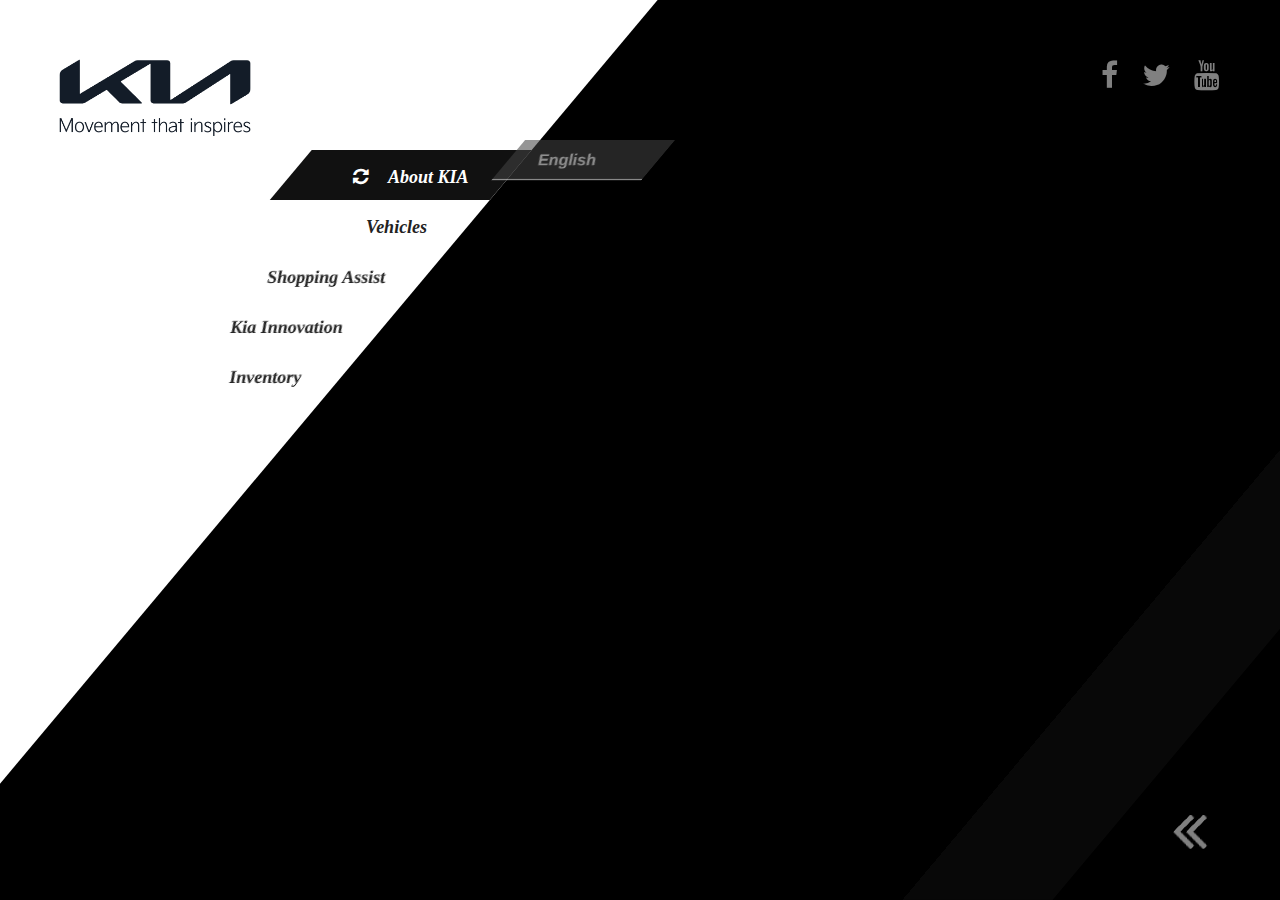
<file: KIA/index.html>
<!DOCTYPE html>
<html lang="en">
<head>
    <meta charset="UTF-8">
    <meta http-equiv="X-UA-Compatible" content="IE=chorme">
    <meta name="viewport" content="width=device-width, initial-scale=1.0">
    <title>Kia</title>
    <link href="http://maxcdn.bootstrapcdn.com/font-awesome/4.2.0/css/font-awesome.min.css" rel="stylesheet">
    <script type="text/javascript" src="js/prefixfree.min.js"></script>
    <style>
        /*    Reset CSS  */
        * { margin:0;  padding:0; }
        ol,ul { list-style: none; }
        a { outline:0; text-decoration:none; color:#bbb;}
        img { border:0;}
        body { position:fixed;  width:100%; height:100%; background:#111;}



        /*로고*/
        h1 { position:fixed; top:40px; left:40px; z-index:10;}
        h1 img { width:230px; height:auto;}
        header { width:700px; height:100%; position:fixed; top:0px; left:-420px; background:linear-gradient(-45deg); background-color: white; transform:skewX(-40deg); }

      /* 동영상 */
      * { box-sizing: border-box; }
         .video-background {
            background: #000;
            position: fixed;
            top: 0; right: 0; bottom: 0; left: 0;
            z-index: -99;
         }
         .video-foreground,
         .video-background iframe {
            position: absolute;
            top: 0;
            left: 0;
            width: 100%;
            height: 100%;
            pointer-events: none;
         }
         @media (min-aspect-ratio: 16/9) {
         .video-foreground { height: 300%; top: -100%; }
         }
         @media (max-aspect-ratio: 16/9) {
         .video-foreground { width: 300%; left: -100%; }
         }

        /* 1depth*/
        #gnb {    width:220px; position:absolute; top:150px; right:0px;}
        #gnb>li {position:relative; }
        #gnb>li>a { display:block; width:220px; height:50px; font:bold 18px/3 play; color:#222; box-sizing:border-box; padding-right:40px; text-align:right;}
        #gnb>li.on>a { background:#111; color:#fff;}
        #gnb>li:hover>a { background:#111; color:#fff;}
        #gnb em { display:inline-block; transform:skewX(40deg)!important; }
        #gnb em i {    margin-right:20px;}

        /* 2depth */
        #gnb ul { position:absolute; left:0px;  top:0px; opacity:0; transition:all 0.4s;}
        #gnb>li:hover ul { opacity:0.8; left:205px; }
        #gnb ul a { display:block; width:150px; height:40px; background:#222; border-bottom:1px solid white; font:bold 16px/2.5 arial; color:#fff; box-sizing:border-box; padding-left:30px; margin-bottom:3px; transition:all 0.5s; }
        #gnb ul a:hover { background:white; color:#333; }
        #gnb>li.on ul { opacity:0.8; left:205px; top:-10px; }
        #gnb li.on ul a { background:#444; opacity:0.7; } 

        /* sns 버튼 모음*/
        #sns { position:fixed; top:60px; right:50px;}
        #sns li{display: inline; padding: 10px;}
        #sns li .fa{color: white;font-size: 30px; transform:scale(1);opacity: 0.5; transition: 0.3s;}
        #sns li .fa:hover{transform:scale(1.5) !important;opacity: 1;}

        /*애니메이션*/
        .btnContents i { font-size:60px; position:absolute; bottom:0px; right:0px; opacity:1; color: white;}
        .btnContents i:nth-child(1) { animation:ani linear 1.5s 0s infinite;}
        .btnContents i:nth-child(2) { animation:ani linear 1.5s 0.5s infinite;}
        .btnContents i:nth-child(3) { animation:ani linear 1.5s 1.0s infinite;}
        @keyframes ani {
        0% { right:0px; transform:sclae(1); opacity:0;}
        100% { right:100px; transform:scale(1.5); opacity:1;}
        }

      /* 텍스트 박스 */
      .txtBox { width:340px; height:280px; position:fixed; top:200px; right:70px; }
      .txt { position:absolute; top:200px; right:0px; font-size:34px; font-family:play; color:#bbb; letter-spacing:-2px;}
      .txt b { font:bold 34px arial; color:white;    margin-left:20px;}
      .tit { position:absolute; top:0px; right:0px; font-size:160px; color:white; font-family: 'Monoton', cursive; letter-spacing:-1px;}
      .tit em { font-size:50px; font-family:play; color:#fff;}

      /* contents 레이아웃 */
      #side { width:800px; height:100%; position:fixed; bottom:0px; right:-800px; background:#111; opacity:0.5; transform:skewX(-40deg); transition:all 0.5s;}
      #side:hover { right:-500px; opacity:0.8;}
      #side .con { width:400px; height:100%; position:absolute; left:150px; bottom:0px; background:#000;    box-sizing:border-box; padding:10px; transition:all  1s;}
      #side:hover .con { left:50px;}

      /* contents내 썸네일 */
      #side .con p { width: 300px; height:100px; position:absolute; left:50px;}
      #side .con p em { display:inline-block; font:bold 16px/1.7 arial; color:white; transform:skewX(40deg);}
      #side .con p img { width:300px; height:70px; opacity:0.3; transition:all 0.5s;  transform:skewX(40deg);}
      #side .con p img:hover { opacity:1;}
      #side .con p:nth-child(1) { bottom:270px; transform: translateX(200px); transition:all  0.4s;}
      #side .con p:nth-child(2) { bottom:160px; transform: translateX(200px); transition:all  0.8s;}
      #side .con p:nth-child(3) { bottom:50px; transform: translateX(200px); transition:all  1.2s;}
      #side:hover .con p { transform:translateX(0px);}   

      /* 자동롤링 버튼*/
      #side .btnContents { width:150px; height:50px; position:absolute;  bottom:40px; left:100px; color:white;   transform:skewX(40deg); }
      #side:hover .btnContents { left:700px;}   
      .btnContents i { font-size:60px; position:absolute; bottom:0px; right:0px; opacity:1;}
      .btnContents i:nth-child(1) { animation:ani linear 1.5s 0s infinite;}
      .btnContents i:nth-child(2) { animation:ani linear 1.5s 0.5s infinite;}
      .btnContents i:nth-child(3) { animation:ani linear 1.5s 1.0s infinite;}

      @keyframes ani {
      0% { right:0px; transform:sclae(1); opacity:0;}
      100% { right:100px; transform:scale(1.5); opacity:1;}
      }

      
    </style>
</head>

<body> 

    <!-- 배경동영상 -->
   <div class="video-background">

      <div class="video-foreground">
   
        <iframe src="https://www.youtube.com/embed/2b5GSVEptfo?controls=0&showinfo=0&rel=0&autoplay=1&mute=1&loop=1&playlist=2b5GSVEptfo" frameborder="0" allowfullscreen></iframe>
   
      </div>
   
     </div>
   
   <!-- 로고 -->
   <h1><img src="img/kialogo.png" /></h1>
   
   <!-- header -->
   <header>      
      <ul id="gnb">
         <li class="on">
            <a href="#"><em><i class="fa fa-refresh fa-spin"></i>About KIA</em></a>
            <ul>
               <li><a href="#"><em><b>English</b></em></a></li>            
            </ul>
         </li>
         <li>
            <a href="#"><em>Vehicles</em></a>            
            <ul>
               <li><a href="#"><em>Sedan</em></a></li>
               <li><a href="#"><em>RV</em></a></li>
               <li><a href="#"><em>Hybrid</em></a></li>
               <li><a href="#"><em>Electric</em></a></li>
            </ul>
         </li>
         <li>
            <a href="#"><em>Shopping Assist</em></a>
            <ul>
               <li><a href="#"><em>Test Drive</em></a></li>
               <li><a href="#"><em>Trade In</em></a></li>   
            </ul>
         </li>
         <li>
            <a href="#"><em>Kia Innovation</em></a>
            <ul>
               <li><a href="#"><em>EV & Hybrid</em></a></li>
               <li><a href="#"><em>Safety Tech</em></a></li>         
            </ul>
         </li>
         <li>            
            <a href="#"><em>Inventory</em></a>
            <ul>               
            </ul>
         </li>   
      </ul>
   </header>

    <!-- sns 버튼모음 -->
   <ul id="sns">
      <li><a href="#"><i class="fa fa-facebook"></i></a></li>
      <li><a href="#"><i class="fa fa-twitter"></i></a></li>
      <li><a href="#"><i class="fa fa-youtube"></i></a></li>
   </ul>
   
   <!-- 하단 컨텐츠박스 -->
   <section id="side">
      <div class="con">
         <p>
           <em>Event</em>
           <a href="#"><img src="img/summerevent.png" /></a>            
         </p>
         <p>
           <em>News & Notice</em>
           <a href="#"><img src="img/k9.png" /></a>            
         </p>
         <p>
           <em>Product Review</em>
           <a href="#"><img src="img/ev9.png" /></a>            
         </p>      
      </div>   
      <!-- 자동롤링 버튼 -->
      <div class="btnContents">
         <i class="fa fa-angle-double-left"></i>
         <i class="fa fa-angle-double-left"></i>  
         <i class="fa fa-angle-double-left"></i>
      </div>
    </section>
    
  <!-- Code injected by live-server -->
<script>
	// <![CDATA[  <-- For SVG support
	if ('WebSocket' in window) {
		(function () {
			function refreshCSS() {
				var sheets = [].slice.call(document.getElementsByTagName("link"));
				var head = document.getElementsByTagName("head")[0];
				for (var i = 0; i < sheets.length; ++i) {
					var elem = sheets[i];
					var parent = elem.parentElement || head;
					parent.removeChild(elem);
					var rel = elem.rel;
					if (elem.href && typeof rel != "string" || rel.length == 0 || rel.toLowerCase() == "stylesheet") {
						var url = elem.href.replace(/(&|\?)_cacheOverride=\d+/, '');
						elem.href = url + (url.indexOf('?') >= 0 ? '&' : '?') + '_cacheOverride=' + (new Date().valueOf());
					}
					parent.appendChild(elem);
				}
			}
			var protocol = window.location.protocol === 'http:' ? 'ws://' : 'wss://';
			var address = protocol + window.location.host + window.location.pathname + '/ws';
			var socket = new WebSocket(address);
			socket.onmessage = function (msg) {
				if (msg.data == 'reload') window.location.reload();
				else if (msg.data == 'refreshcss') refreshCSS();
			};
			if (sessionStorage && !sessionStorage.getItem('IsThisFirstTime_Log_From_LiveServer')) {
				console.log('Live reload enabled.');
				sessionStorage.setItem('IsThisFirstTime_Log_From_LiveServer', true);
			}
		})();
	}
	else {
		console.error('Upgrade your browser. This Browser is NOT supported WebSocket for Live-Reloading.');
	}
	// ]]>
</script>
</body>
  </html>
<!-- Code inject
</file>
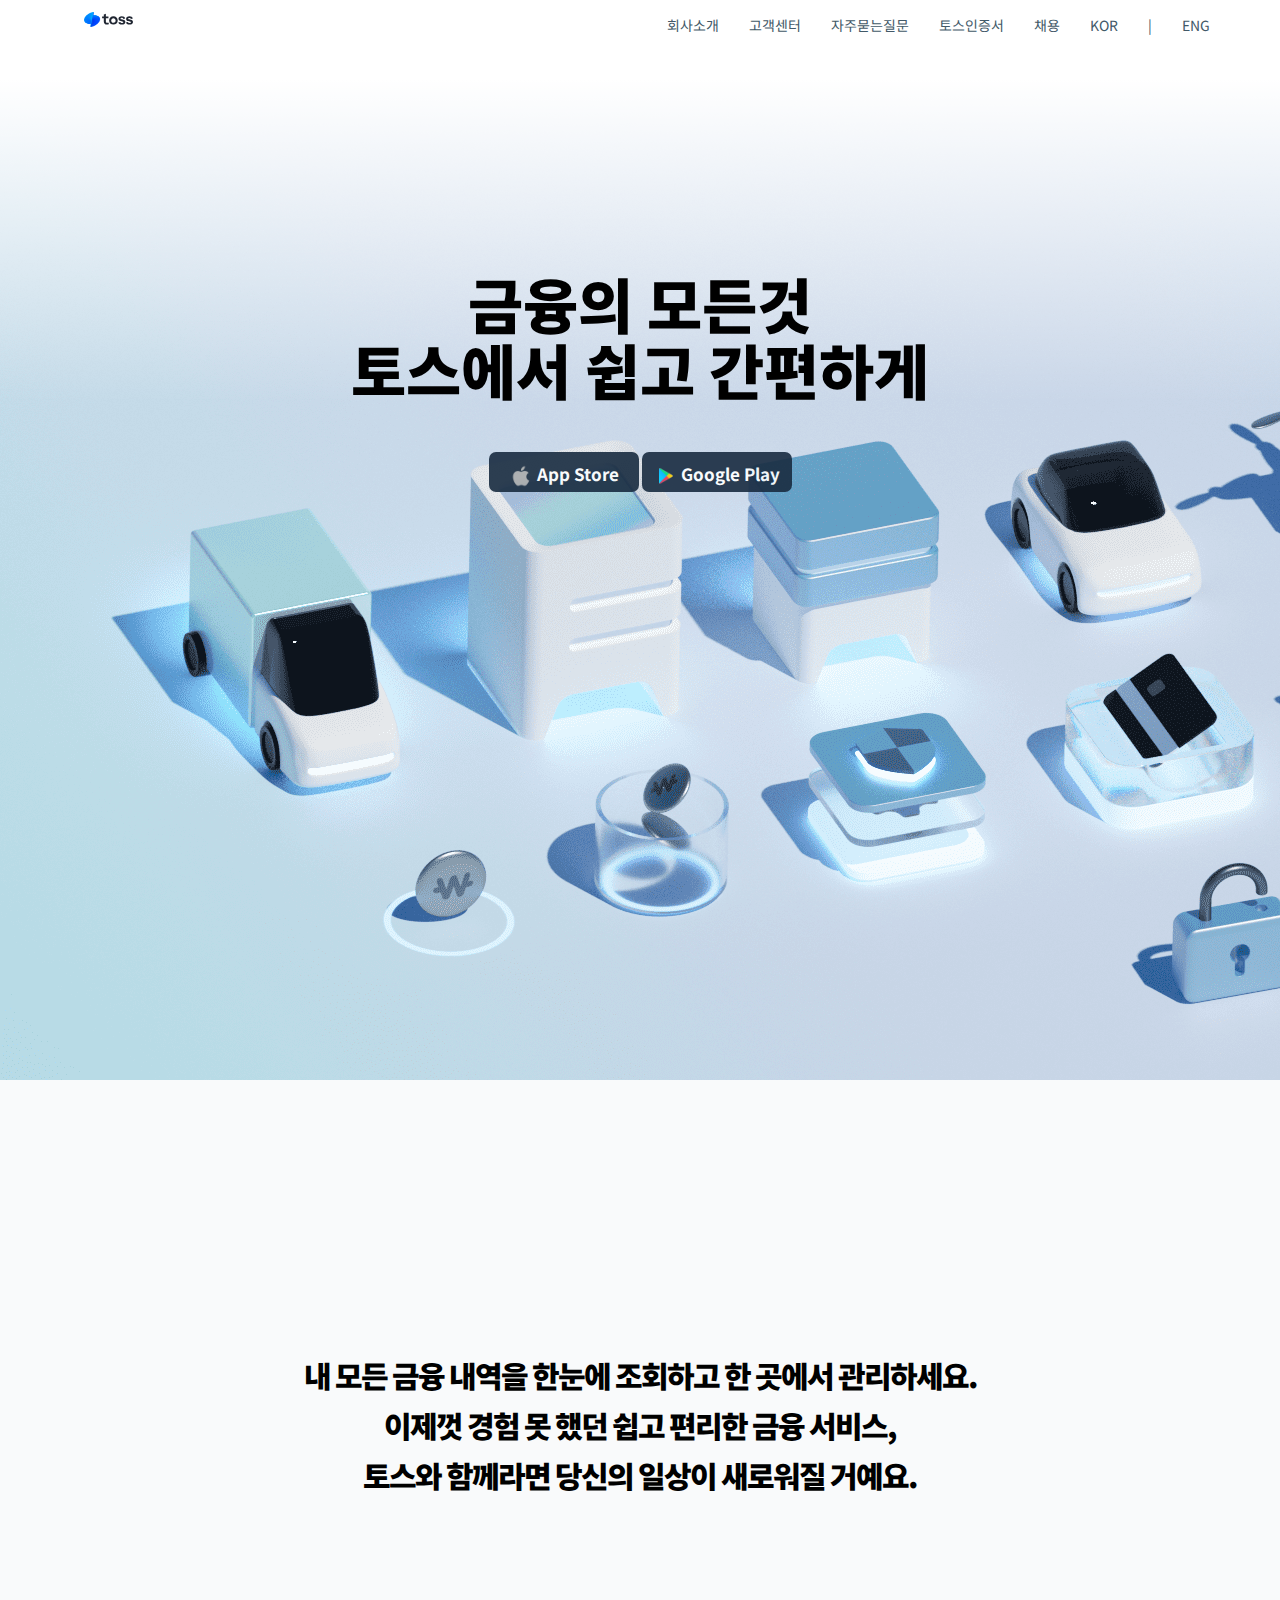
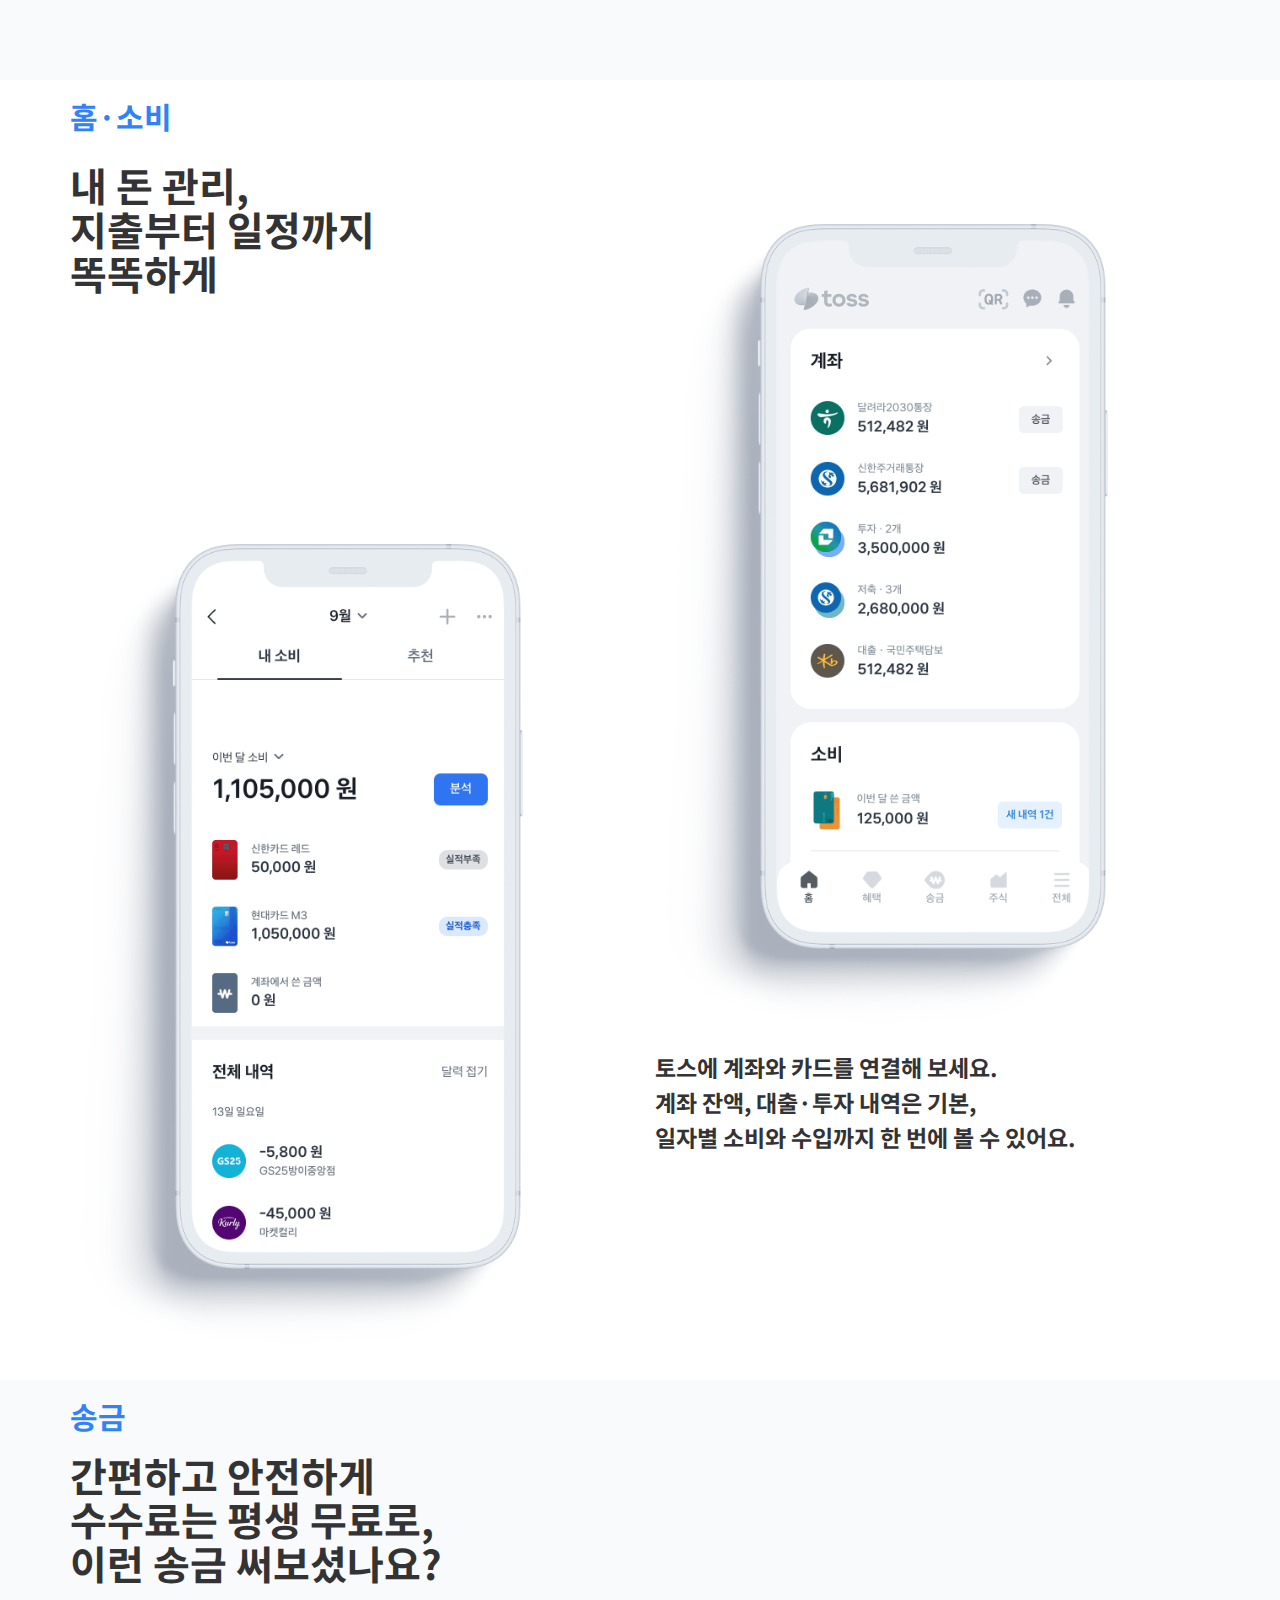
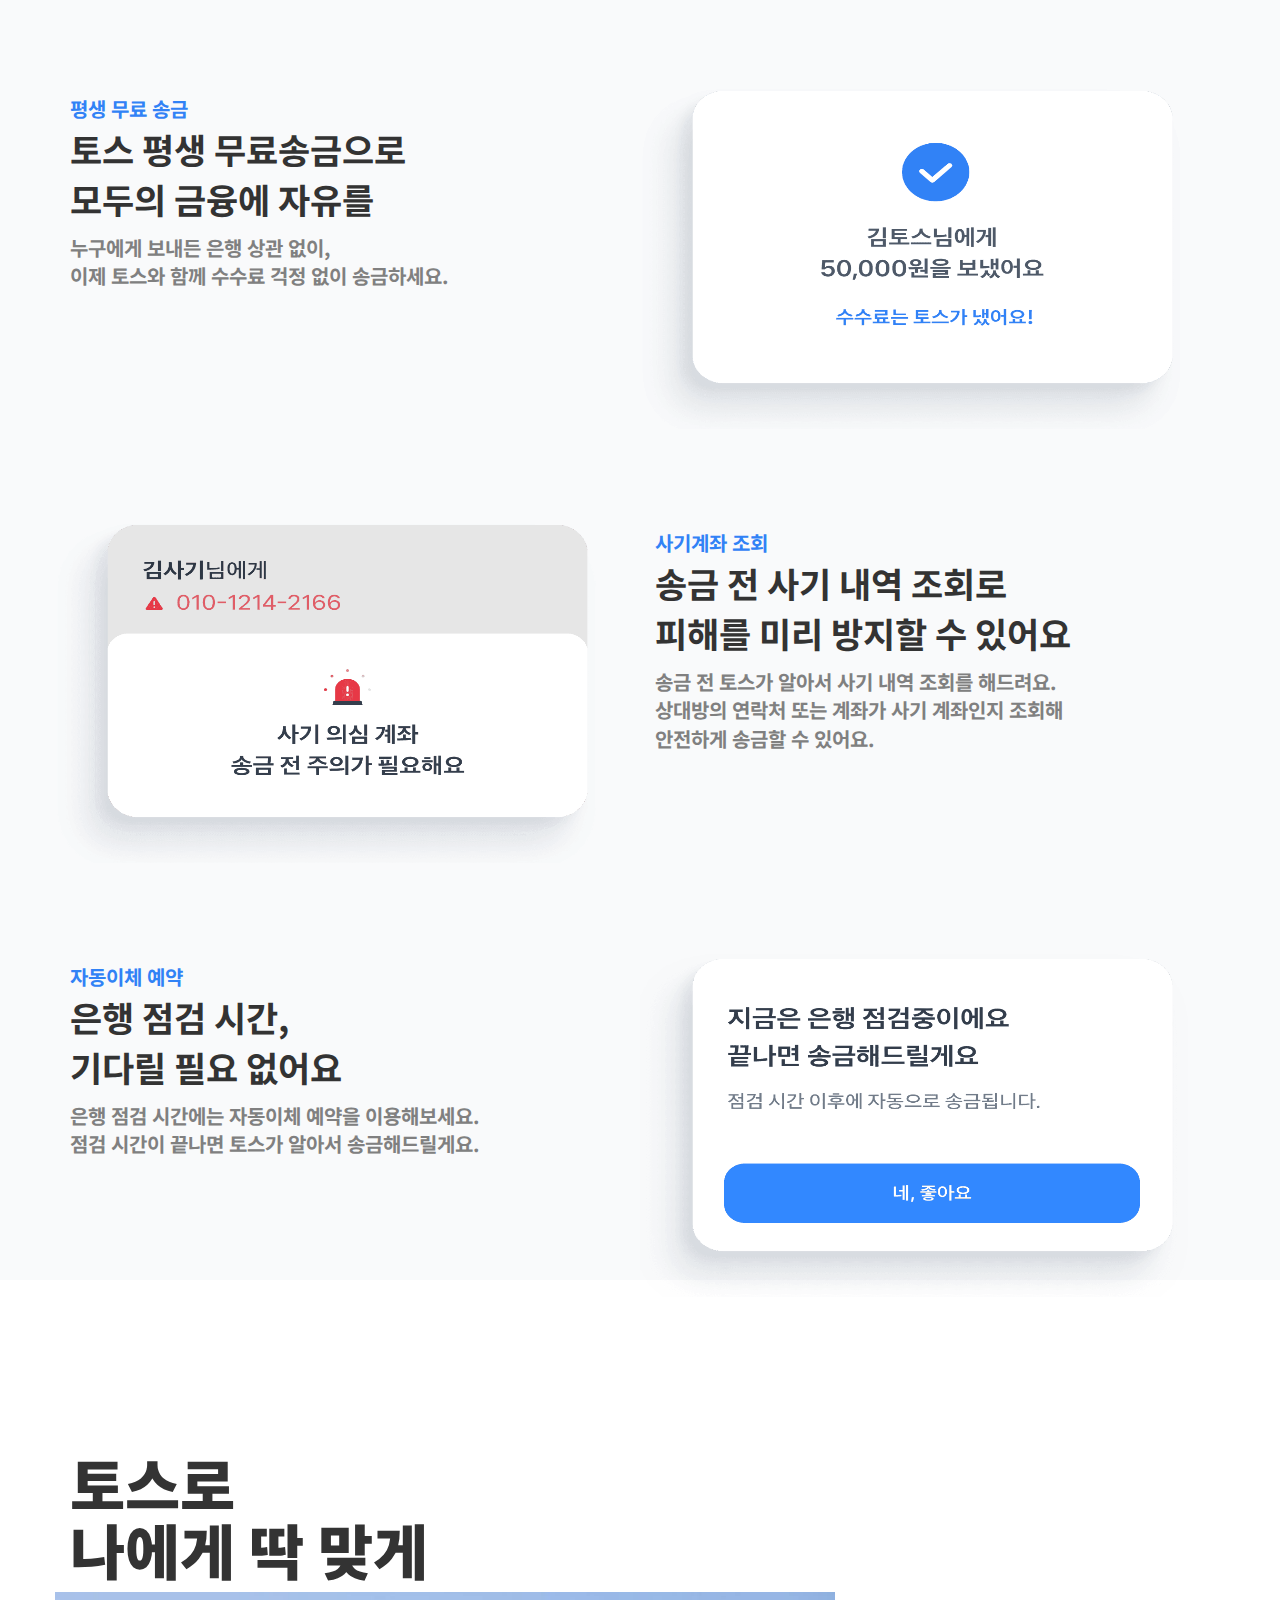
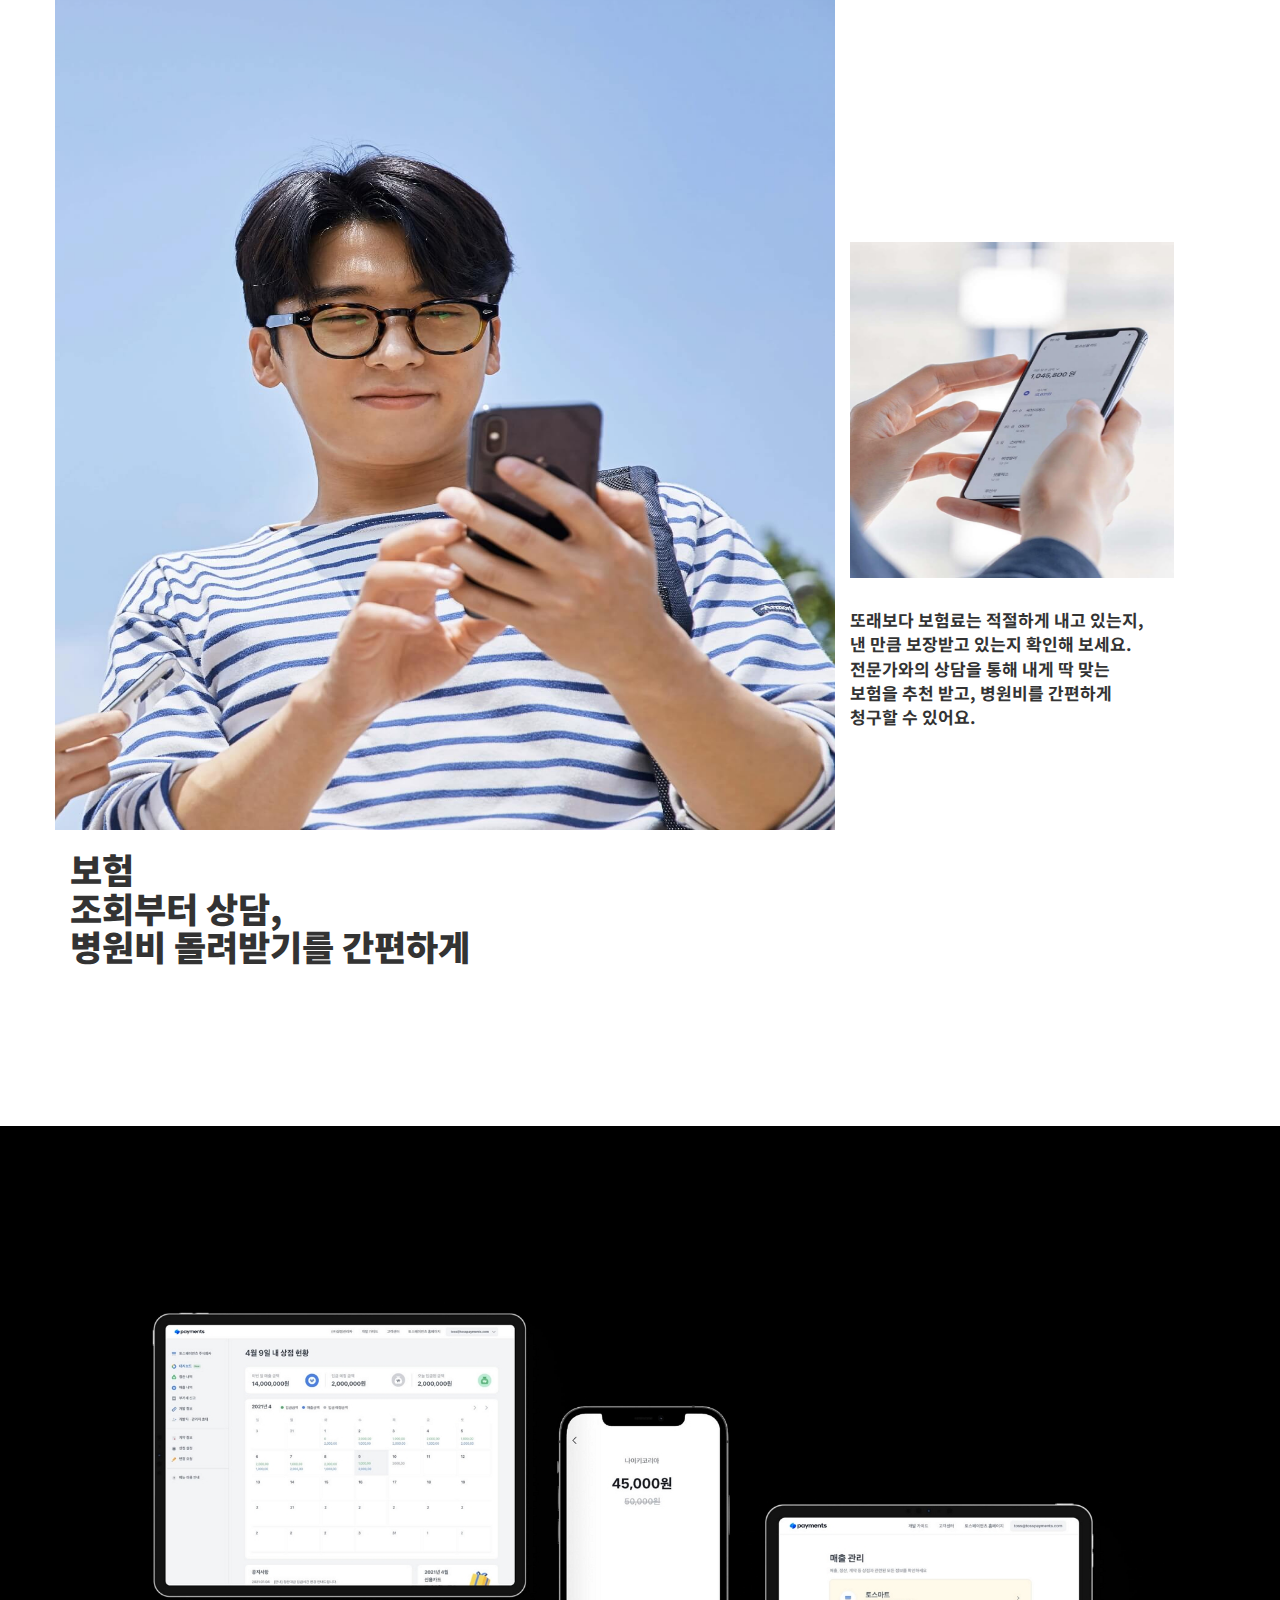
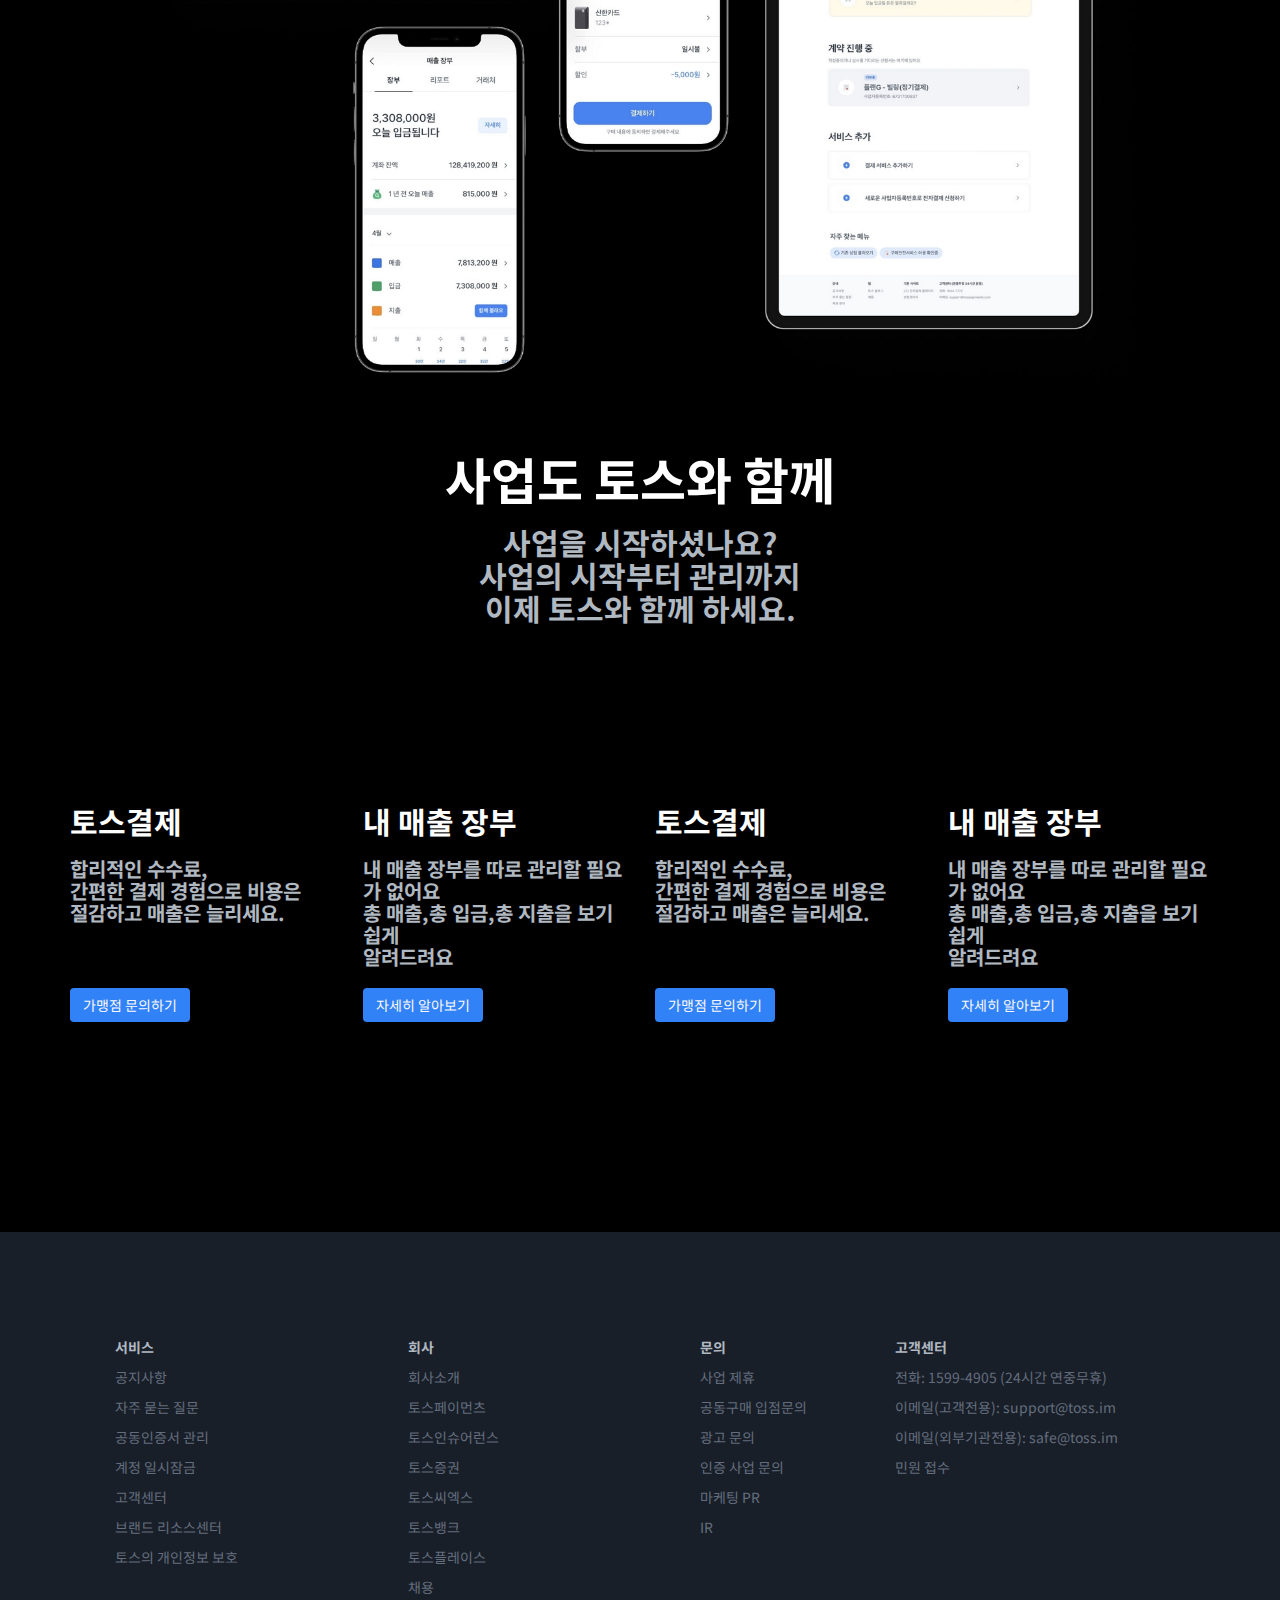
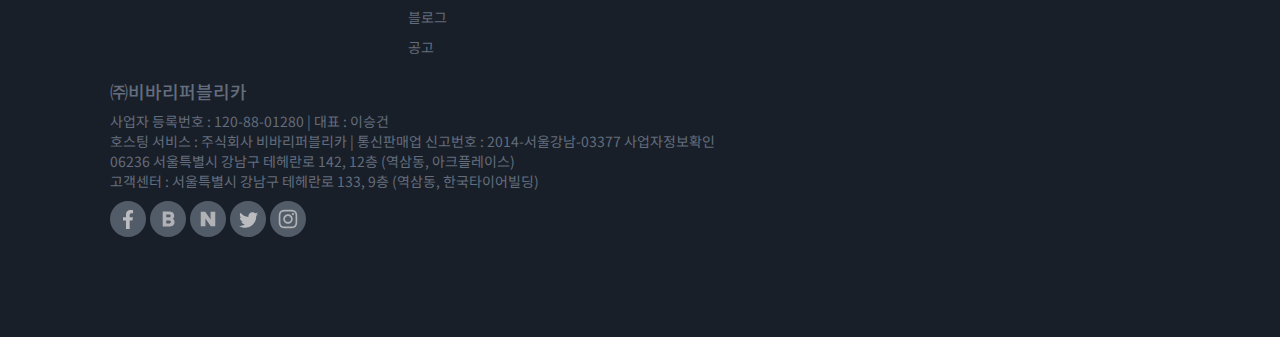
<file: toss/index.html>
<!DOCTYPE html>
<html lang="en">
<head>
    <meta charset="UTF-8">
    <meta http-equiv="X-UA-Compatible" content="IE=edge">
    <meta name="viewport" content="width=device-width, initial-scale=1.0">
    <title>토스</title>
    <link rel="icon" type="image/png" sizes="32x32" href="https://static.toss.im/tds/favicon/favicon-32x32.png"/>

    <link rel="stylesheet" href="https://maxcdn.bootstrapcdn.com/bootstrap/3.4.1/css/bootstrap.min.css">
    <script src="https://ajax.googleapis.com/ajax/libs/jquery/3.5.1/jquery.min.js"></script>
    <script src="https://maxcdn.bootstrapcdn.com/bootstrap/3.4.1/js/bootstrap.min.js"></script>
    <link rel="stylesheet" href="https://cdnjs.cloudflare.com/ajax/libs/animate.css/4.1.1/animate.min.css" />
   
    <link href="https://fonts.googleapis.com/css2?family=Gasoek+One&family=Nanum+Gothic&family=Noto+Sans+KR:wght@700&display=swap" rel="stylesheet">
    <link rel="stylesheet" href="css/style.css">

    <script>
        $(document).ready(function(){
            console.log($("#box2").offset().top);
            console.log($(document).height());
            console.log($("#box1").height());
            console.log($("#box2").height());    
            

            
            $(window).scroll(function(){
                console.log($(window).scrollTop());
                if($(window).scrollTop()>300){
                    $("#ani0").addClass("border1");
                }else{
                    $("#ani0").removeClass("border1");
                }
            });

            $(window).scroll(function(){
                console.log($(window).scrollTop());
                if($(window).scrollTop()>4000){
                    $("#ani1").addClass("animate__animated").addClass("animate__slideInLeft");
                }

               
            });
            $(window).scroll(function(){
                console.log($(window).scrollTop());
                if($(window).scrollTop()>4000){
                    $("#ani2").addClass("animate__animated").addClass("animate__slideInLeft");
                }

               
            });
            $(window).scroll(function(){
                console.log($(window).scrollTop());
                if($(window).scrollTop()>4200){
                    $("#ani3").addClass("animate__animated").addClass("animate__slideInRight");
                }

               
            });
       
            
        });
    </script>



</head>
<body>
    <!--navigation-->
    <nav id="ani0" class="navbar navbar-default navbar-fixed-top">
        <div  class="container">   
            <div class="navbar-header">
                <button type="button" class="navbar-toggle" data-toggle="collapse" data-target="#myNavbar">
                <span class="icon-bar"></span>
                <span class="icon-bar"></span>
                <span class="icon-bar"></span>
                </button>
                <a class="navbar-brand" href="#myPage">
                    <img src="img/logo.png" alt="로고">
                </a>
            </div>
            <div class="collapse navbar-collapse" id="myNavbar">
                <ul class="nav navbar-nav navbar-right">        
                    <li><a href="#" data-toggle="collapse" data-target=".navbar-collapse.in">회사소개</a></li>
                    <li><a href="#" data-toggle="collapse" data-target=".navbar-collapse.in">고객센터</a></li>
                    <li><a href="#" data-toggle="collapse" data-target=".navbar-collapse.in">자주묻는질문</a></li>        
                    <li><a href="#" data-toggle="collapse" data-target=".navbar-collapse.in">토스인증서</a></li>        
                    <li><a href="#" data-toggle="collapse" data-target=".navbar-collapse.in">채용</a></li>        
                    <li><a href="#" data-toggle="collapse" data-target=".navbar-collapse.in">KOR</a></li>
                    <li><a href="#">| </a></li>        
                    <li><a href="#" data-toggle="collapse" data-target=".navbar-collapse.in">ENG</a></li>        
                </ul>
            </div>
        </div>
    </nav>
    <!--navigation-->


    <!-- Main Image ------------------------------------------------->
    <div id="main" class="container-fluid">
        <h1>금융의 모든것<br>토스에서 쉽고 간편하게</h1>
        <div>
            <a href="#">
                <img src="img/applekorea.png" alt="apple korea"> App Store
            </a>

            <a href="#">
                <img src="img/googleplay.png" alt="google play"> Google Play
            </a>
            <!-- mobile 버튼 -->
            <a href="#">앱 다운로드</a>
        </div>
    </div>
    <!-- Main Image -->

    <!-- 캐치프레이즈 ------------------------------------------------>
    <div id="catch" class="container-fluid">
        <h2>
            내 모든 금융 내역을 한눈에 조회하고 한 곳에서 관리하세요.<br>
            이제껏 경험 못 했던 쉽고 편리한 금융 서비스,<br>
            토스와 함께라면 당신의 일상이 새로워질 거예요.<br>
        </h2>
        <!-- mobile text -->
        <h2 style="line-height: 35px !important;">
            내 모든 금융 내역을 한눈에<br> 조회하고 한 곳에서 관리하세요.<br>
            이제껏 경험 못 했던<br> 쉽고 편리한 금융 서비스,<br>
            토스와 함께라면<br> 당신의 일상이 새로워질 거예요.<br>
        </h2>
    </div>
    <!-- 캐치프레이즈.End -->

    <!-- 홈.소비 ---------------------------------------------------->
    <div id="home" class="container">
        <h2>홈·소비</h2>
        <div class="row">
            <div class="col-sm-6">
                <div id="box1">
                    <h3>
                        내 돈 관리,<br>
                        지출부터 일정까지<br>
                        똑똑하게<br>
                    </h3>
                </div>
                <div id="box2">
                    <img class="pic01" src="img/section1_1_home_02.png">
                    <img class="pic02" src="img/iPhone12_Clay_Shadow.png">                    
                </div>
            </div>
            <div class="col-sm-6">
                <div id="box3">
                    <img class="pic01" src="img/section1_1_home_01.png">
                    <img class="pic02" src="img/iPhone12_Clay_Shadow.png">
                </div>
                <div id="box4">
                    <h3>
                        토스에 계좌와 카드를 연결해 보세요.<br>
                        계좌 잔액, 대출·투자 내역은 기본,<br>
                        일자별 소비와 수입까지 한 번에 볼 수 있어요.
                    </h3>
                </div>
                
            </div>
        </div>

        
        
    </div>
    <!-- 홈.소비.End -->
    
    <!-- 송금 ------------------------------------------------------->
    <div id="send" class="container-fluid">
        <div id="box5" class="container">
            <h2 style="text-align: left !important;">
                송금
            </h2>
            <h3 style="text-align: left !important;">                
                간편하고 안전하게<br>
                수수료는 평생 무료로,<br>
                이런 송금 써보셨나요?<br>
            </h3>
        </div>
        <div id="box6" class="container">
            <div class="row">
                <div class="col-sm-6 comment">
                    <span>평생 무료 송금</span>
                    <p class="txt1">
                    토스 평생 무료송금으로<br>
                    모두의 금융에 자유를
                    </p>
                    <p class="txt2">    
                    누구에게 보내든 은행 상관 없이,<br>
                    이제 토스와 함께 수수료 걱정 없이 송금하세요.
                    </p>
                </div>
                <div class="col-sm-6">
                    <img class="pic03" src="img/section1_2_01.png" alt="수수료">
                </div>
            </div>
        </div>
        <div id="box7" class="container">
            <div class="row">
                <div class="col-sm-6">
                    <img class="pic03" src="img/section1_2_02.png" alt="송금전주의">
                </div>
                <div class="col-sm-6 comment">
                    <span>사기계좌 조회</span>
                    <p class="txt1">
                    송금 전 사기 내역 조회로<br>
                    피해를 미리 방지할 수 있어요
                    </p>
                    <p class="txt2">
                    송금 전 토스가 알아서 사기 내역 조회를 해드려요.<br>
                    상대방의 연락처 또는 계좌가 사기 계좌인지 조회해<br>
                    안전하게 송금할 수 있어요.
                    </p>
                </div>
            </div>
        </div>
        <div id="box8" class="container">
            <div class="row">
                <div class="col-sm-6 comment">
                    <span>자동이체 예약</span>
                    <p class="txt1">
                    은행 점검 시간,<br>
                    기다릴 필요 없어요
                    </p>
                    <p class="txt2">
                    은행 점검 시간에는 자동이체 예약을 이용해보세요.<br>
                    점검 시간이 끝나면 토스가 알아서 송금해드릴게요.
                    </p>
                </div>
                <div class="col-sm-6">
                    <img class="pic03" src="img/section1_2_03.png" alt="점검후자동송금">
                 </div>
            </div>
        </div>
    </div>
    <!-- 송금 mobile-->
    <div id="send_m" class="container-fluid">
        <div id="box9" class="container">
            <h2 style="text-align: left !important;">
                송금
            </h2>
            <h3 style="text-align: left !important;">                
                간편하고 안전하게<br>
                수수료는 평생 무료로,<br>
                이런 송금 써보셨나요?<br>
            </h3>
        </div>
        <div id="box10" class="container">
            <div class="row">
                <div class="col-sm-6 comment">
                    <span>평생 무료 송금</span>
                    <p class="txt1">
                    토스 평생 무료송금으로<br>
                    모두의 금융에 자유를
                    </p>
                    <p class="txt2">    
                    누구에게 보내든 은행 상관 없이,<br>
                    이제 토스와 함께 수수료 걱정 없이 송금하세요.
                    </p>
                </div>
                <div class="col-sm-6">
                    <img class="pic03" src="img/section1_2_01.png" alt="수수료">
                </div>
            </div>
        </div>
        <div id="box11" class="container">
            <div class="row">
                <div class="col-sm-6 comment">
                    <span>사기계좌 조회</span>
                    <p class="txt1">
                    송금 전 사기 내역 조회로<br>
                    피해를 미리 방지할 수 있어요
                    </p>
                    <p class="txt2">
                    송금 전 토스가 알아서 사기 내역 조회를 해드려요.<br>
                    상대방의 연락처 또는 계좌가 사기 계좌인지 조회해<br>
                    안전하게 송금할 수 있어요.
                    </p>
                </div>
                <div class="col-sm-6">
                    <img class="pic03" src="img/section1_2_02.png" alt="송금전주의">
                </div>
            </div>
        </div>
        <div id="box12" class="container">
            <div class="row">
                <div class="col-sm-6 comment">
                    <span>자동이체 예약</span>
                    <p class="txt1">
                    은행 점검 시간,<br>
                    기다릴 필요 없어요
                    </p>
                    <p class="txt2">
                    은행 점검 시간에는 자동이체 예약을 이용해보세요.<br>
                    점검 시간이 끝나면 토스가 알아서 송금해드릴게요.
                    </p>
                </div>
                <div class="col-sm-6">
                    <img class="pic03" src="img/section1_2_03.png" alt="점검후자동송금">
                 </div>
            </div>
        </div>
    </div>
    <!-- 송금.End -->

    <!-- BESPOKE ---------------------------------------------------->
    <div id="bespoke" class="container">
        <div>
            <h1>
                토스로<br>
                나에게 딱 맞게
            </h1>
        </div>
        <div class="row pc">
            <div id="ani1" class="col-sm-8">
                <img class="pic04" src="img/section2_2_insu_01.jpg" alt="보험1">
            </div>
            <div id="ani3" class="col-sm-4" style="padding-top: 250px;">                
                <img class="pic05" src="img/section2_2_insu_02.jpg" alt="보험2">
                <p>
                    또래보다 보험료는 적절하게 내고 있는지, <br>
                    낸 만큼 보장받고 있는지 확인해 보세요. <br>
                    전문가와의 상담을 통해 내게 딱 맞는 <br>
                    보험을 추천 받고, 병원비를 간편하게 <br>
                    청구할 수 있어요.
                </p>               
            </div>
        </div>        
        <div id="ani2">
            <h2>
                보험<br>
                조회부터 상담,<br>
                병원비 돌려받기를 간편하게
            </h2>
        </div>
    </div>
    <!-- bespoke mobile -->
    <div id="bespoke_m" class="container" style="padding: 50px 10px;">
        <div>
            <h1>
                토스로<br>
                나에게 딱 맞게
            </h1>
        </div>
        <div>
            <div class="content">
                <img src="img/section2_2_insu_01.jpg" alt="보험1" width="100%">
                    <h2 style="font-size: 25px;">
                        보험<br>
                        조회부터 상담,<br>
                        병원비 돌려받기를 간편하게
                    </h2>                 
            </div>
        </div>
        <div>
            <div class="content" style="float:right;"> 
                <img src="img/section2_2_insu_02.jpg" alt="보험2" width="100%">
                <p style="font-size: 15px;font-weight: bold;">
                    또래보다 보험료는 적절하게 내고 있는지, <br>
                    낸 만큼 보장받고 있는지 확인해 보세요. <br>
                    전문가와의 상담을 통해 내게 딱 맞는 <br>
                    보험을 추천 받고, 병원비를 간편하게 <br>
                    청구할 수 있어요.
                </p> 
            </div>
        </div>
        

    </div>
    <!-- BESPOKE -->

    <!-- BUSINESS ------------------------------------------------------------------>
    <div id="business" class="container-fluid">
        <img class="pic06" src="img/section4_device.jpg" alt="device">
        <div class="container text-center">
            <h1>사업도 토스와 함께</h1>
            <h2>
                사업을 시작하셨나요?<br>
                사업의 시작부터 관리까지<br>
                이제 토스와 함께 하세요.<br>
            </h2>
        </div>
        <div class="container">
            <div class="row">
                <div class="col-sm-3">
                    <h2>토스결제</h2>
                    <h3>
                        합리적인 수수료,<br>
                        간편한 결제 경험으로 비용은<br>
                        절감하고 매출은 늘리세요.
                    </h3>
                    <p>
                        <a href="#" class="btn">가맹점 문의하기</a>
                    </p>
                </div>
                <div class="col-sm-3">
                    <h2>내 매출 장부</h2>
                    <h3>
                        내 매출 장부를 따로 관리할 필요가 없어요<br>
                        총 매출,총 입금,총 지출을 보기 쉽게<br>
                        알려드려요
                    </h3>
                    <p>
                        <a href="#" class="btn">자세히 알아보기</a>
                    </p>
                </div>
                <div class="col-sm-3">
                    <h2>토스결제</h2>
                    <h3>
                        합리적인 수수료,<br>
                        간편한 결제 경험으로 비용은<br>
                        절감하고 매출은 늘리세요.
                    </h3>
                    <p>
                        <a href="#" class="btn">가맹점 문의하기</a>
                    </p>
                </div>
                <div class="col-sm-3">
                    <h2>내 매출 장부</h2>
                    <h3>
                        내 매출 장부를 따로 관리할 필요가 없어요<br>
                        총 매출,총 입금,총 지출을 보기 쉽게<br>
                        알려드려요
                    </h3>
                    <p>
                        <a href="#" class="btn">자세히 알아보기</a>
                    </p>
                </div>
            </div>
        </div>
        
        
    </div>
    <!-- BUSINESS.End -->


    <!-- footer -------------------------------------------------------------------->
    <footer>
        <div class="container">
            <div class="row">
                <div class="col-sm-3">
                    <ul>
                        <li>서비스</li>
                        <li>공지사항</li>
                        <li>자주 묻는 질문</li>
                        <li>공동인증서 관리</li>
                        <li>계정 일시잠금</li>
                        <li>고객센터</li>
                        <li>브랜드 리소스센터</li>
                        <li>토스의 개인정보 보호</li>
                    </ul>
                </div>
                <div class="col-sm-3">
                    <ul>
                        <li>회사</li>
                        <li>회사소개</li>
                        <li>토스페이먼츠</li>
                        <li>토스인슈어런스</li>
                        <li>토스증권</li>
                        <li>토스씨엑스</li>
                        <li>토스뱅크</li>
                        <li>토스플레이스</li>
                        <li>채용</li>
                        <li>블로그</li>
                        <li>공고</li>
                    </ul>

                </div>
                <div class="col-sm-2">
                    <ul>
                        <li>문의</li>
                        <li>사업 제휴</li>
                        <li>공동구매 입점문의</li>
                        <li>광고 문의</li>
                        <li>인증 사업 문의</li>
                        <li>마케팅 PR</li>
                        <li>IR</li>                        
                    </ul>
                </div>
                <div class="col-sm-4">
                    <ul>
                        <li>고객센터</li>
                        <li>전화: 1599-4905 (24시간 연중무휴)</li>
                        <li>이메일(고객전용): support@toss.im</li>                            
                        <li>이메일(외부기관전용): safe@toss.im</li>
                        <li>민원 접수</li>                        
                    </ul>
                </div>
            </div>
            <div style="padding-left: 40px;">
                <h4>㈜비바리퍼블리카</h4>
                <p>
                    사업자 등록번호 : 120-88-01280 | 대표 : 이승건<br>
                    호스팅 서비스 : 주식회사 비바리퍼블리카 | 통신판매업 신고번호 : 2014-서울강남-03377 사업자정보확인<br>
                    06236 서울특별시 강남구 테헤란로 142, 12층 (역삼동, 아크플레이스)<br>
                    고객센터 : 서울특별시 강남구 테헤란로 133, 9층 (역삼동, 한국타이어빌딩)
                </p>
            </div>
            <div style="padding-left: 40px;">
                <a href="#">
                    <img src="img/icn-facebook.svg" alt="facebook">
                </a>
                <a href="#">
                    <img src="img/icn-blog.svg" alt="facebook">
                </a>
                <a href="#">
                    <img src="img/icn-naver.svg" alt="facebook">
                </a>
                <a href="#">
                    <img src="img/icn-twitter.svg" alt="facebook">
                </a>
                <a href="#">
                    <img src="img/icn-instagram.svg" alt="facebook">
                </a>
            </div>
        </div>
        
    </footer>
    <!-- footer -->
</body>
</html>
</file>
<file: toss/css/style.css>
body{
    font-family: 'Noto Sans KR', sans-serif;
}

.navbar{
    background-color: white;
    border-bottom: none;  
    
}
.navbar a {
    color: #425968 !important;
}

.navbar-brand{
    position: absolute;
    top:-17px !important;
}

.border1{
    border-bottom: solid 1px #ccd0d1;
}
#main{
    width:100%;
    height:1080px;
    background-image: url(../img/new_main.png);
    
    padding: 0;
    
}
#main h1{
    text-align: center;
    font-size: 60px;
    color: black;
    /* margin-top: 100px; */
    padding-top: 250px;
    font-weight: 900;
     
    background: linear-gradient(180deg, white 0%, white 59px, rgba(255, 255, 255, 0) 100%);
}
#main div{
    text-align: center; 

    margin-top: 50px;
}
#main img{
    width: 24px;
    height: 24px;
}
#main a{
    display: inline-block;
    width:150px;
    height: 40px;
    background: #192C41;
    border-radius: 7px;
    color: white;
    font-weight: bold;
    font-size: 17px;
    padding-top:10px;   
    
    opacity: 0.9;
    text-decoration: none;
    
}
#main a:nth-child(3){
    display: none;
}
#catch{
    width:100%;
    height:600px;
    background: #F9FAFB;
    padding:250px 0;
    
}
#catch h2{
    text-align: center;
    color: black;
    font-size: 30px;
    font-weight: 900;
    letter-spacing: -2px;
    line-height: 50px !important;
}
#catch h2:nth-child(2){
    display: none;
}
#home{
    height: 1300px;
}
#home h2,
#send h2{
    color:#3182F6;
    font-weight: bold;
}
#home h3,
#send h3{
    font-weight: bold;
    font-size: 40px;
}
#send{
    display: block;
}
#send_m{
    display: none;
}
#send span{
    color:#3182F6;
    font-weight: bold;
    font-size: 20px;
}
#send .txt1{
    font-size: 35px;
    font-weight: bold;
}
#send .txt2{
    font-size: 20px;
    font-weight: bold;
    color: gray;
}
#box1,#box4{
    position: relative;
    height: 300px !important;
}
#box2,#box3{
    position: relative;
    height: 887px !important;    
}
#box4 h3{
    font-size: 23px;
    line-height: 35px;
}
#box6,#box7,#box8,#box9{
    padding-top: 50px;
}
.comment{
    padding-top: 50px !important;

}
#bespoke .col-sm-4 p{
    padding-top: 30px;
    font-size: 17px;
    font-weight: bold;
}
.pic01{
    width:57%;
    top:11%;
    left: 22%;
    position: absolute;
 
}
.pic02{
    width:100%;
    height: 100%;
    position: absolute;
    top:0;
    left:0;
}
#send{
    width:100%;
    height:1500px;
    background: #F9FAFB;
}
#bespoke{
    padding-top: 150px;
    padding-bottom: 150px;
}
#bespoke{
    display: block;
}
#bespoke_m{
    display: none;
}

#bespoke h1{
    font-size: 60px;
    font-weight: 900;
}
#bespoke h2{
    font-size: 35px;
    font-weight: 900;
}
#business{
    padding-top: 150px;
    padding-bottom: 50px;
    color: white;
}
#business div:nth-of-type(1){
    padding-bottom: 150px;
}
#business div:nth-of-type(1) h1{
    font-size: 50px;
    font-weight: bold;
}
#business div:nth-of-type(1) h2{
    font-size: 30px;
    font-weight: bold;
    color: #B0B8C1;    
}
#business div:nth-of-type(2){
    height: 300px;   
}
#business div:nth-of-type(2) h3{
    font-size: 20px;
    font-weight: bold;
}
#business .col-sm-3 h2{
    color:white !important;
}
#business .col-sm-3 h3{
    color:#B0B8C1 !important;
    height: 120px;
}
.pic03, .pic04{
    width:100%;
    height: 100%;
    position: absolute;
    top:0;
    left:0;

}
#box6 .col-sm-6, 
#box7 .col-sm-6,
#box8 .col-sm-6{
    height: 384px;
}
#bespoke .col-sm-8{
    height: 838px;
}
.pic05{
    width:90%;
    height: 336px;
}
#business{
    background: black;
}
.pic06{
    width: 100%;   
}
#business .btn{
    background: #3182F6;
    color: #f9f8fb;
}
footer{
    background: #191F28;
    padding-top: 100px;
    padding-bottom: 100px;
    color: #636D7E;
}
footer ul li:nth-child(1){    
    color: #B0B8C1;
    font-weight: bold;
}
footer li{
    list-style: none;
    padding: 5px;
}


@media screen and (max-width:767px) {
    #main{
        background-position: center;
    }
    #main h1{
        font-size: 30px;
    }
    #main a{
        display: none;
    }
    #main a:nth-child(3){
        display: inline-block;
        background: #3182F6;        
    }
    #catch{
        padding: 140px 0;
    }
    #catch h2{
        font-size: 21px;
    }
    #catch h2:nth-child(1){
        display: none;
    }
    #catch h2:nth-child(2){
        display: block;        
    }
    #box3{
        display: none;
    }
    #box4 h3{
        font-size: 19px !important;
    }
    #home{
        height: 1500px;
    }
    #bespoke{
        display: none;
    }
    #bespoke_m{
        display: block;
    }

    #bespoke_m .content{
        width:50%;
    }

    #send{
        display: none;
    }
    #send_m{
        display: block;
    }
    #send_m{
        width:100%;
        height:2300px;
        background: #F9FAFB;
    }
    #send_m span{
        color:#3182F6;
        font-weight: bold;
        font-size: 20px;
    }
    #send_m .txt1{
        font-size: 25px !important;
        font-weight: bold;
    }
    #send_m .txt2{
        font-size: 17px !important;
        font-weight: bold;
        color: gray;
    }
    #box9 .col-sm-6, 
    #box10 .col-sm-6,
    #box11 .col-sm-6,
    #box12 .col-sm-6{
        height: 384px;
    }
    #box9 .comment, 
    #box10 .comment,
    #box11 .comment,
    #box12 .comment{
        height: 270px;
    }
    #business{
        height: 2300px;
    }
    #business .col-sm-3{       
        height: 250px !important;
        margin-bottom: 100px !important;
    }
    #business .col-sm-3 h3{
        height: 120px !important;
    }
    .pic01{
        width:57% !important;
        height: 70% !important;
        top:11% !important;
        left: 22% !important;
        position: absolute !important;
     
    }
    .pic02{
        width:100% !important;
        height: 100% !important;
        position: absolute !important;
        top:0 !important;
        left:0 !important;
    }
}
</file>
